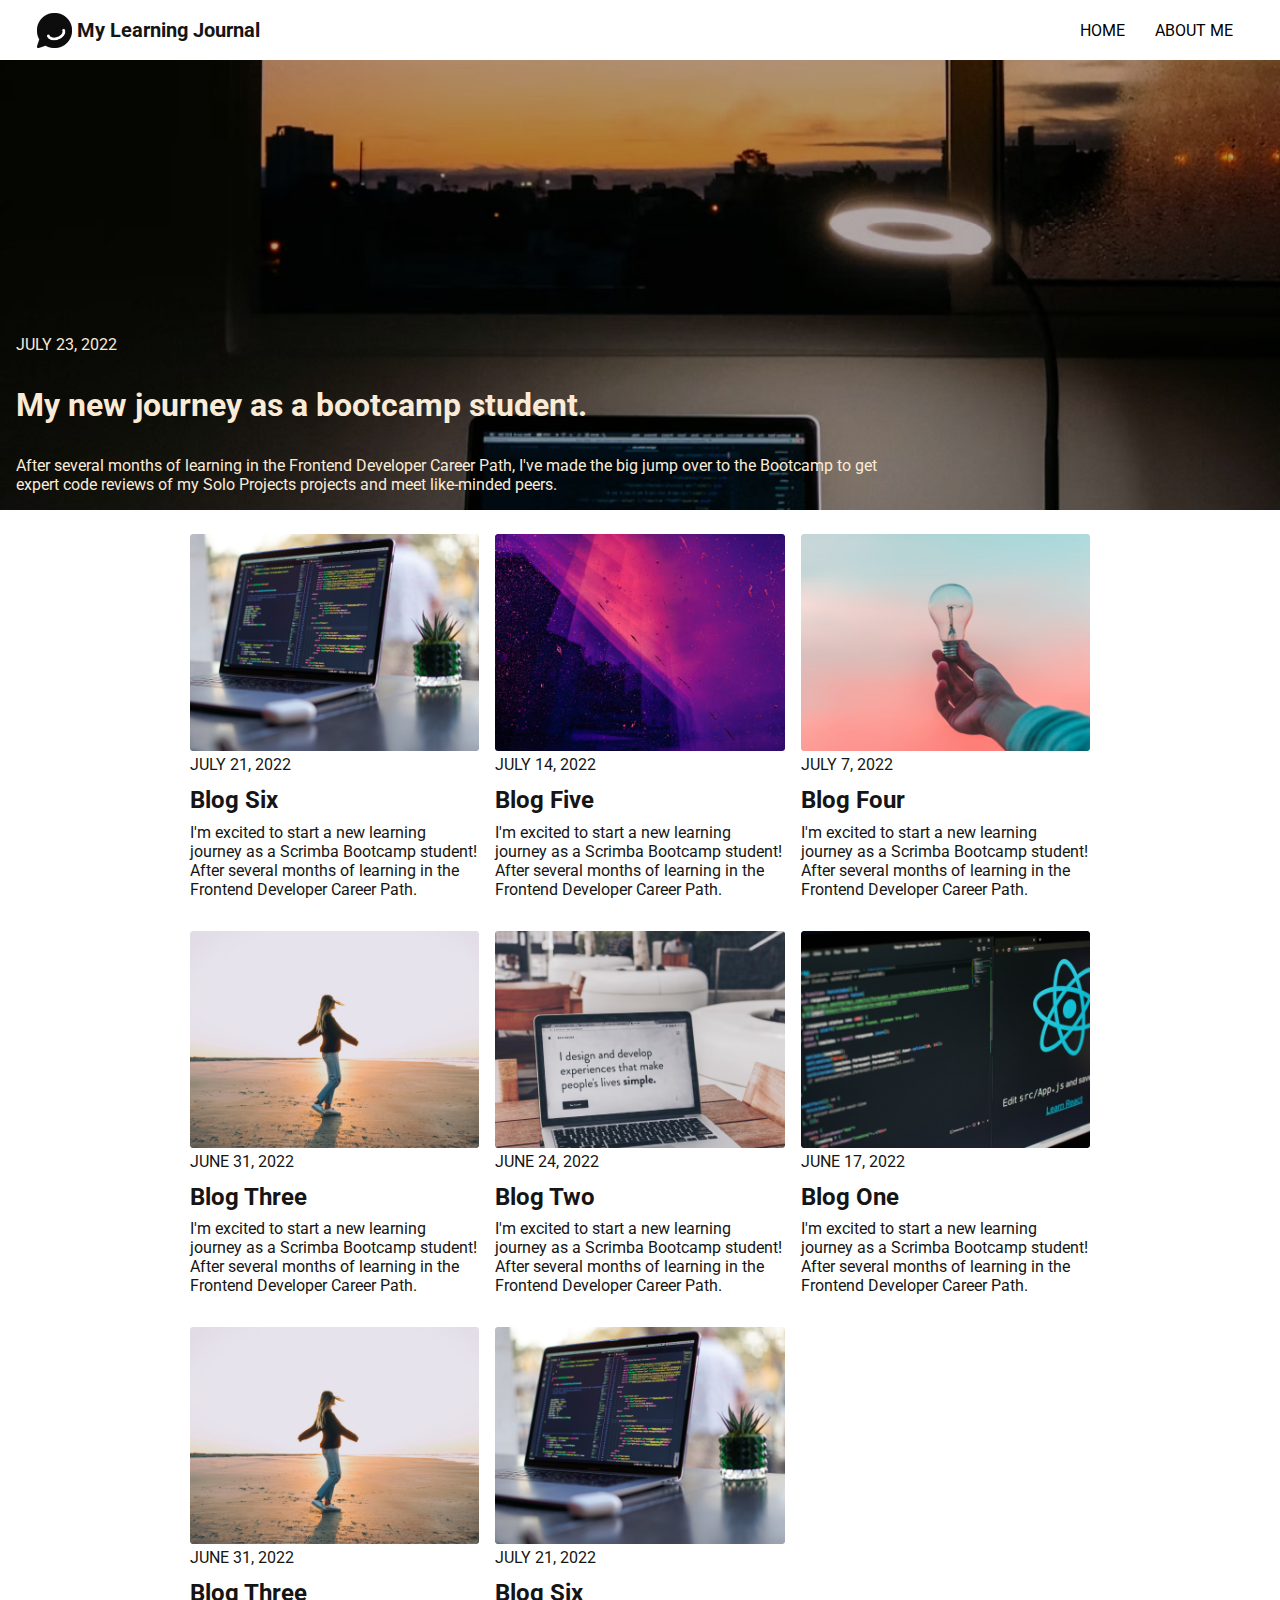
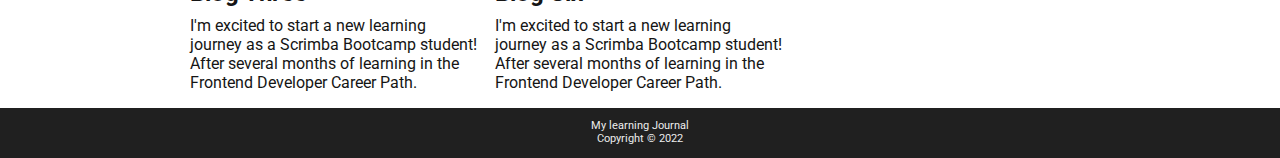
<file: index.html>
<!DOCTYPE html>
<html lang="en">

<head>
    <meta name="viewport" content="width=device-width, initial-scale=1" />
    <meta charset="UTF-8">
    <meta http-equiv="X-UA-Compatible" content="IE=edge">
    <meta name="viewport" content="width=device-width, initial-scale=1.0">
    <link rel="stylesheet" href="style.css">
    <link
        href="https://fonts.googleapis.com/css2?family=Roboto:wght@300;400&family=Smythe&family=Source+Sans+Pro&display=swap"
        rel="stylesheet">

    <title>Document</title>
</head>

<body>
    <header>
        <nav class="navbar">
            <div class="title">
                <img class="logo" src="logo.png" alt="A speech bubble with a smile inside">
                <h1 class="title">My Learning Journal</h1>
            </div>
            <ul class="nav-links">
                <li class="nav-item"><a href="index.html">Home</a></li>
                <li class="nav-item"><a href="about-me.html">About Me</a></li>
            </ul>
        </nav>
    </header>
    <main>
        <div class="hero">
            <div class="hero-text">
                <p class="date">JULY 23, 2022</p>
                <h1>My new journey as a bootcamp student.</h1>
                <p>After several months of learning in the Frontend Developer Career Path, I've made the big jump over
                    to the Bootcamp to get expert code reviews of my Solo Projects projects and meet like-minded peers.
                </p>
            </div>
        </div>
        <div class="posts container" id="posts">
            <!-- BLog feed goes here -->
        </div>
    </main>
    <footer>
        <p>My learning Journal<br>Copyright © 2022</p>
    </footer>
    <script src="index.js"></script>
</body>


</html>
</file>
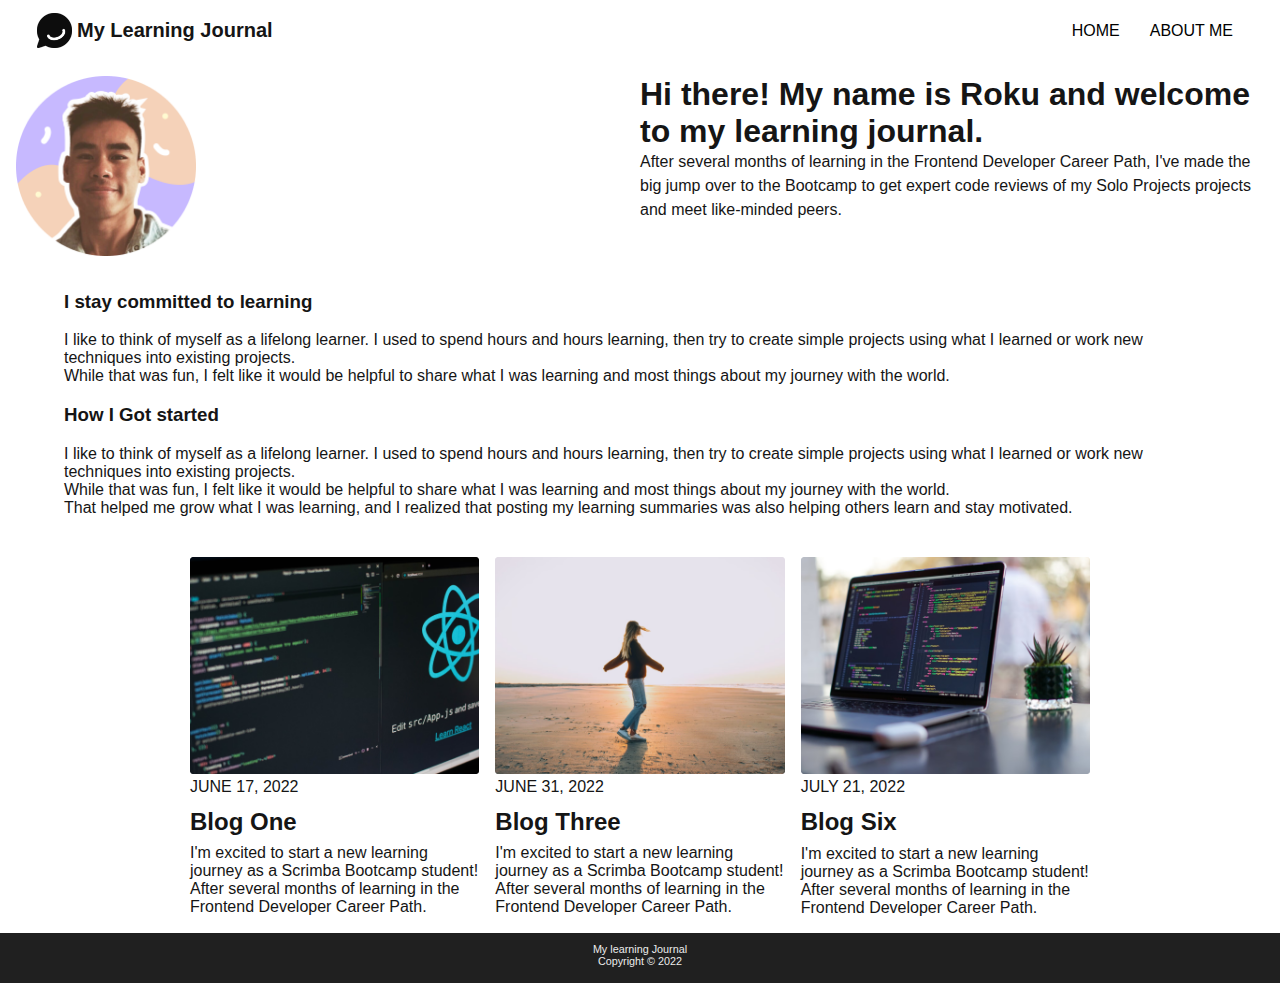
<file: about-me.html>
<!DOCTYPE html>
<html lang="en">

<head>
    <meta charset="UTF-8">
    <meta http-equiv="X-UA-Compatible" content="IE=edge">
    <meta name="viewport" content="width=device-width, initial-scale=1.0">
    <link rel="stylesheet" href="style.css">
    <title>Document</title>
</head>

<body>
    <header>
        <nav class="navbar">
            <div class="title">
                <img class="logo" src="logo.png" alt="A speech bubble with a smile inside">
                <h1 class="title">My Learning Journal</h1>
            </div>
            <ul class="nav-links">
                <li class="nav-item"><a href="index.html">Home</a></li>
                <li class="nav-item"><a href="about-me.html">About Me</a></li>
            </ul>
        </nav>
    </header>
    <main>
        <div class="about-me">
            <img class="avatar" src="image 18.png" alt="">
            <div class="about-me-text">
                <h1 class="about-me-title">Hi there! My name is Roku and welcome to my learning journal.</h1>
                <p>After several months of learning in the Frontend Developer Career Path, I've made the big jump over
                    to
                    the Bootcamp to get expert code reviews of my Solo Projects projects and meet like-minded peers.</p>
            </div>
        </div>
        <div class="content">
            <h3>I stay committed to learning</h3>

            <p>I like to think of myself as a lifelong learner. I used to spend hours and hours learning, then try to
                create simple projects using what I learned or work new techniques into existing projects.</p>

            <p>While that was fun, I felt like it would be helpful to share what I was learning and most things about
                my journey with the world.</p>

            <h3>How I Got started</h3>

            <p> I like to think of myself as a lifelong learner. I used to spend hours and hours learning, then try to
                create simple projects using what I learned or work new techniques into existing projects.</p>

            <p>While that was fun, I felt like it would be helpful to share what I was learning and most things about my
                journey with the world.</p>

            <p>That helped me grow what I was learning, and I realized that posting my learning summaries was also
                helping
                others learn and stay motivated.</p>
        </div>

    </main>
    <div class="posts container" id="small-posts">
        <!-- BLog feed goes here -->
    </div>
    <footer>
        <p>My learning Journal<br>Copyright © 2022</p>
    </footer>
    <script src="aboutMe.js"></script>
</body>

</html>
</file>
<file: style.css>
html {
    box-sizing: border-box;
}

*,
*::before,
*::after {
    color: #151515;
    margin: 0;
    padding: 0;
    font-family: 'Roboto', sans-serif;
}


/* ========== HEADER ========== */

.navbar {
    width: 95%;
    height: 60px;
    margin: 0 auto;
    display: flex;
    justify-content: space-between;
    align-items: center;
    flex-direction: row;

}

.title {
    font-size: 14px;
    display: flex;
    justify-content: space-evenly;
    align-items: center;
}

.nav-links a {
    font-size: 12px;
}

.logo {
    height: 25px;
    width: 25px;
    margin: .25em;
}

.nav-links {
    display: flex;
    justify-content: space-between;
    align-items: center;
    list-style: none;
    text-transform: uppercase;
}

.nav-links a {
    vertical-align: middle;
    text-decoration: none;
    color: black;
}

.nav-links a:hover {
    color: grey;
}

.nav-item {
    padding: 10px 15px;
    text-decoration: none;
}

/* ========== HERO ========== */
.hero {
    display: flex;
    flex-direction: column;
    justify-content: end;
    height: 50vh;
    background-image: url('blog-image-hero.png');
    background-repeat: no-repeat;
    background-size: cover;
}

.hero-text * {
    padding: 1rem;
    width: 70%;
    color: antiquewhite;
}

/* ========== BLOG FEED ========== */
.container {
    width: 90%;
    max-width: 900px;
    padding-top: 1.5em;
    margin: 0 auto;
}

.posts {
    display: grid;
    gap: 1em;
    grid-template-columns: repeat(auto-fit, minmax(240px, 1fr))
}

article {
    margin-bottom: 1em;
}

img {
    width: 100%;
}

.article-info {

    text-transform: uppercase;
}

.article-title {
    font-size: 1.5rem;
    margin: 0.5em 0 0.35em 0;
}

.article-preview {
    width: 100%;
    color: #151515;
    margin-top: 0;
    padding: 0;
}

/* ========== ABOUT ME  ========== */
.about-me {
    display: grid;
    grid-template-columns: repeat(auto-fit, minmax(240px, 2fr));
    margin: 1em;
}

.avatar {
    height: 180px;
    width: 180px;
    margin-bottom: 1em;

}

.about-me-text {
    width: 100%;
    line-height: 1.5rem;

}

.about-me-title {
    font-size: 2rem;
    line-height: normal;
}

.about-me-text p {
    font-size: 1rem;
    margin-bottom: 20px;
}

.content {
    width: 90%;
    margin: 1em auto;

}

.content h3 {
    font-weight: bold;
    margin: 1em 0;
}

/* ========== FOOTER ========== */
footer {
    width: 100%;
    margin: auto;
    justify-content: center;
    font-size: 0.675rem;
    color: #ECECEC;
    background-color: #202020;
    height: 50px;
    text-align: center;
}

footer p {
    color: #ECECEC;
    margin: 0;
    padding-top: 1em;
}

/* ========== MEDIA QUERIES ========== */
@media (min-width: 765px) {
    .title {
        font-size: 20px;
    }

    .nav-links a {
        font-size: 16px;
    }

    .logo {
        height: 35px;
        width: 35px;
        margin: .25em;
    }
}
</file>
